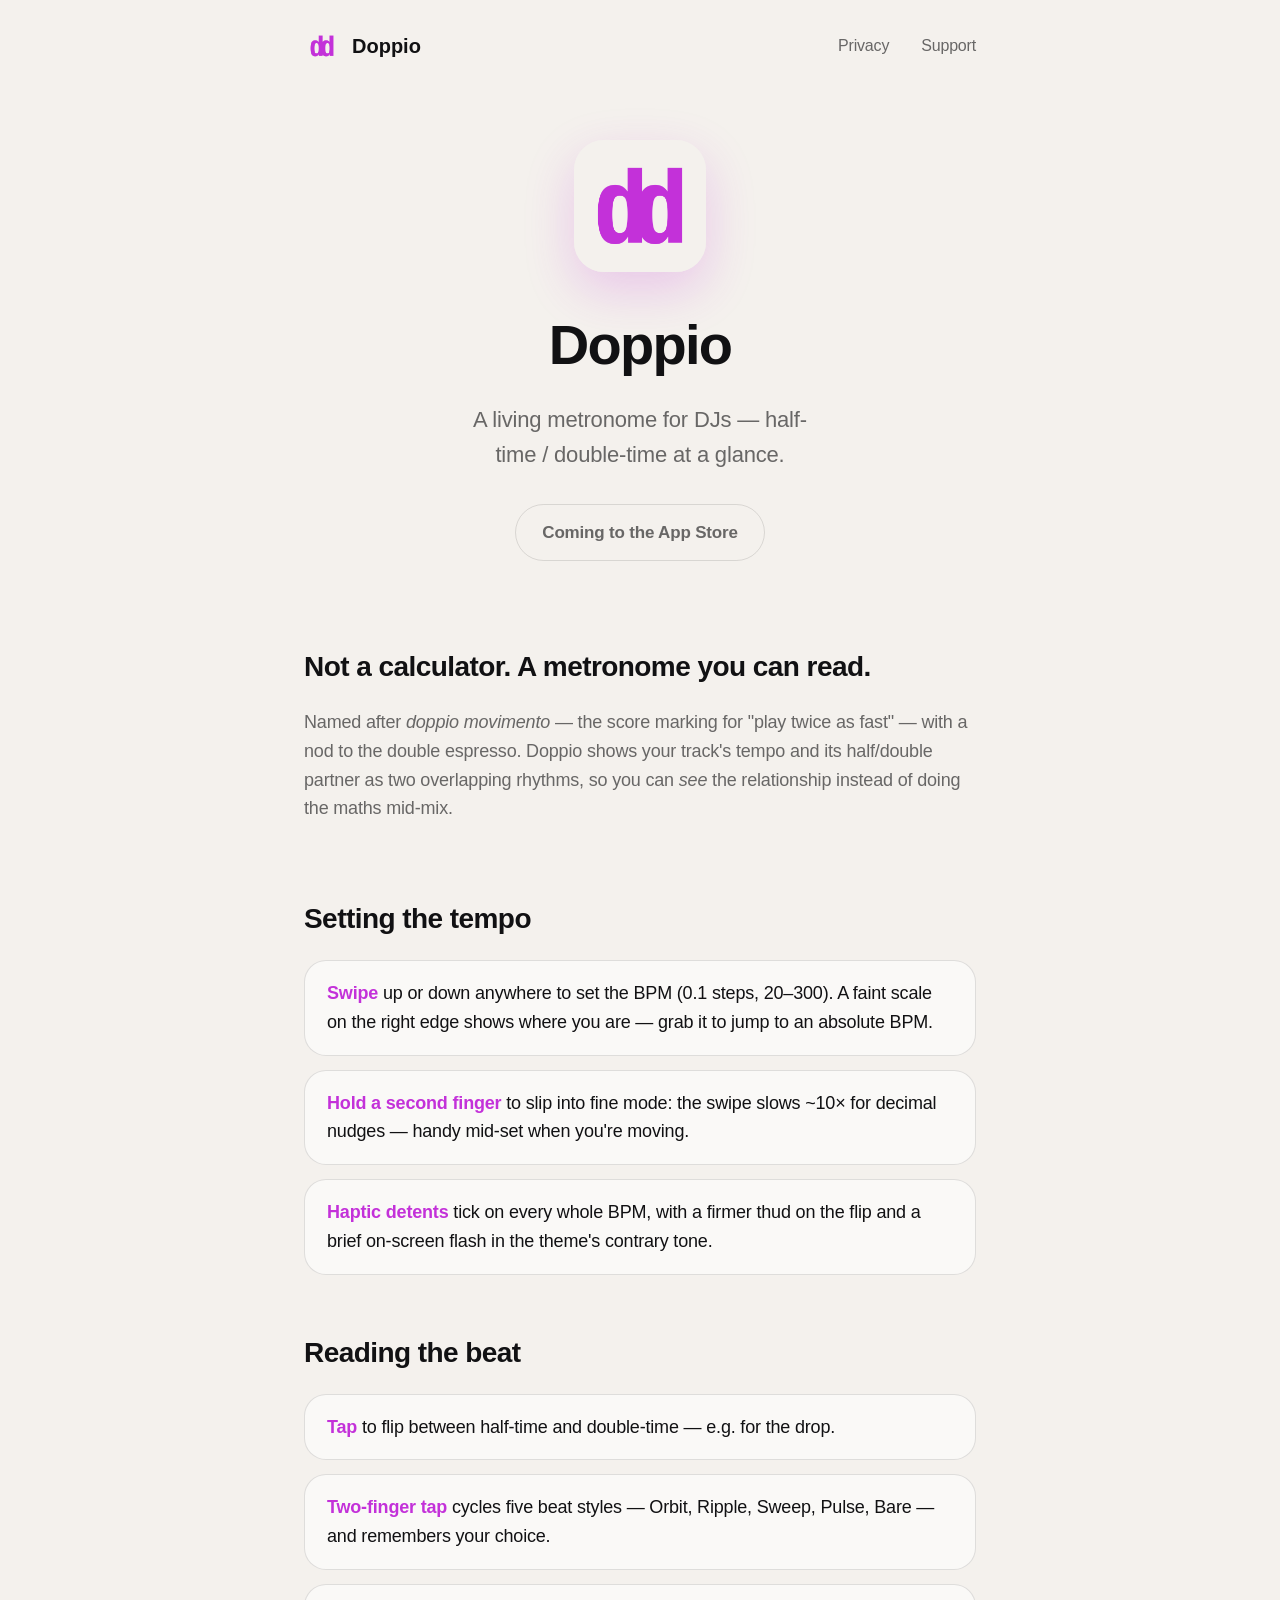
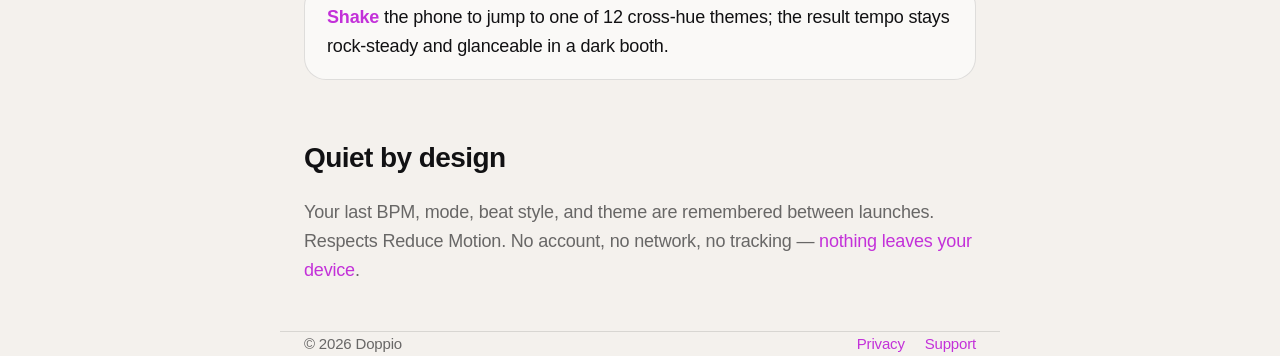
<file: docs/index.html>
<!DOCTYPE html>
<html lang="en">
<head>
  <meta charset="UTF-8">
  <meta name="viewport" content="width=device-width, initial-scale=1">
  <title>Doppio — a living metronome for DJs</title>
  <meta name="description" content="A minimalist iOS BPM half-time / double-time tool for DJs. A living metronome, not a calculator.">
  <link rel="icon" type="image/png" href="assets/favicon.png">
  <link rel="stylesheet" href="styles.css">
  <meta property="og:title" content="Doppio">
  <meta property="og:description" content="A living metronome for DJs — half-time / double-time at a glance.">
  <meta property="og:image" content="assets/icon.png">
</head>
<body>
  <header class="wrap">
    <nav class="nav">
      <img class="mark" src="assets/icon.png" alt="Doppio icon">
      <span class="name">Doppio</span>
      <span class="spacer"></span>
      <a href="privacy.html">Privacy</a>
      <a href="support.html">Support</a>
    </nav>
  </header>

  <main class="wrap">
    <section class="hero">
      <img class="icon" src="assets/icon.png" alt="Doppio app icon">
      <h1>Doppio</h1>
      <p class="tagline">A living metronome for DJs — half-time / double-time at a glance.</p>
      <a class="badge soon" href="#">Coming to the App Store</a>
    </section>

    <section>
      <h2>Not a calculator. A metronome you can read.</h2>
      <p style="color:var(--ink-soft)">
        Named after <em>doppio movimento</em> — the score marking for "play twice as fast" —
        with a nod to the double espresso. Doppio shows your track's tempo and its
        half/double partner as two overlapping rhythms, so you can <em>see</em> the
        relationship instead of doing the maths mid-mix.
      </p>
    </section>

    <section>
      <h2>Setting the tempo</h2>
      <ul class="features">
        <li><b>Swipe</b> up or down anywhere to set the BPM (0.1 steps, 20–300). A faint scale on the right edge shows where you are — grab it to jump to an absolute BPM.</li>
        <li><b>Hold a second finger</b> to slip into fine mode: the swipe slows ~10× for decimal nudges — handy mid-set when you're moving.</li>
        <li><b>Haptic detents</b> tick on every whole BPM, with a firmer thud on the flip and a brief on-screen flash in the theme's contrary tone.</li>
      </ul>
    </section>

    <section>
      <h2>Reading the beat</h2>
      <ul class="features">
        <li><b>Tap</b> to flip between half-time and double-time — e.g. for the drop.</li>
        <li><b>Two-finger tap</b> cycles five beat styles — Orbit, Ripple, Sweep, Pulse, Bare — and remembers your choice.</li>
        <li><b>Shake</b> the phone to jump to one of 12 cross-hue themes; the result tempo stays rock-steady and glanceable in a dark booth.</li>
      </ul>
    </section>

    <section>
      <h2>Quiet by design</h2>
      <p style="color:var(--ink-soft)">
        Your last BPM, mode, beat style, and theme are remembered between launches.
        Respects Reduce Motion. No account, no network, no tracking —
        <a href="privacy.html">nothing leaves your device</a>.
      </p>
    </section>
  </main>

  <footer class="wrap">
    <span>© 2026 Doppio</span>
    <span class="spacer"></span>
    <a href="privacy.html">Privacy</a>
    <a href="support.html">Support</a>
  </footer>
</body>
</html>
</file>
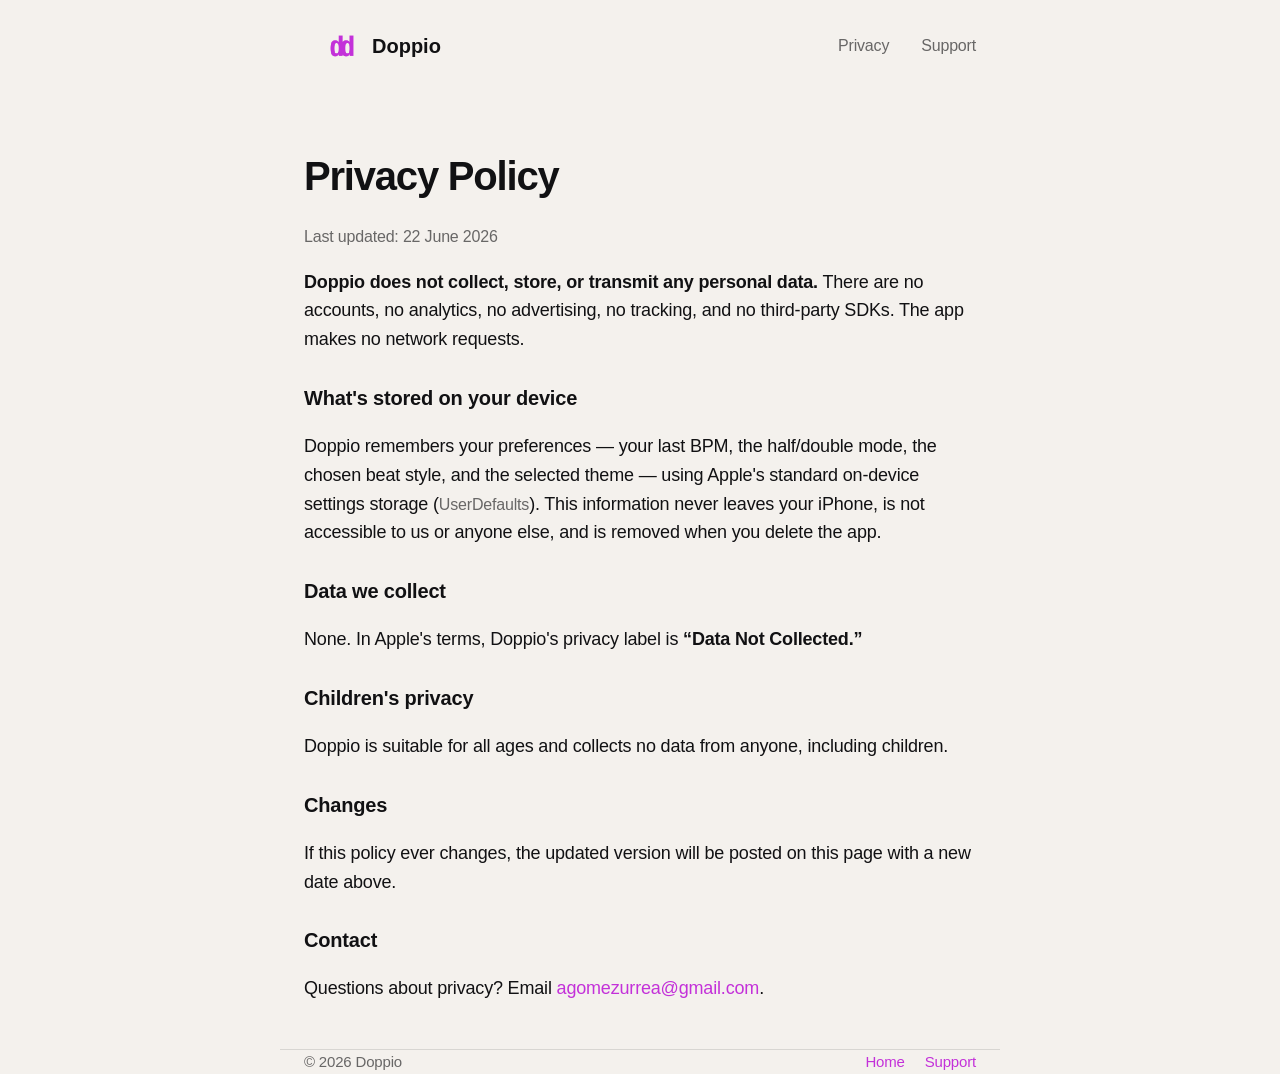
<file: docs/privacy.html>
<!DOCTYPE html>
<html lang="en">
<head>
  <meta charset="UTF-8">
  <meta name="viewport" content="width=device-width, initial-scale=1">
  <title>Privacy Policy — Doppio</title>
  <meta name="description" content="Doppio collects no data. Everything stays on your device.">
  <link rel="icon" type="image/png" href="assets/favicon.png">
  <link rel="stylesheet" href="styles.css">
</head>
<body>
  <header class="wrap">
    <nav class="nav">
      <a href="index.html" style="display:flex;align-items:center;gap:12px;color:var(--ink)">
        <img class="mark" src="assets/icon.png" alt="Doppio icon">
        <span class="name">Doppio</span>
      </a>
      <span class="spacer"></span>
      <a href="privacy.html">Privacy</a>
      <a href="support.html">Support</a>
    </nav>
  </header>

  <main class="wrap prose">
    <section>
      <h1 style="font-size:40px;letter-spacing:-0.03em;margin:24px 0 4px;">Privacy Policy</h1>
      <p class="muted">Last updated: 22 June 2026</p>

      <p>
        <b>Doppio does not collect, store, or transmit any personal data.</b>
        There are no accounts, no analytics, no advertising, no tracking, and no
        third-party SDKs. The app makes no network requests.
      </p>

      <h3>What's stored on your device</h3>
      <p>
        Doppio remembers your preferences — your last BPM, the half/double mode, the
        chosen beat style, and the selected theme — using Apple's standard on-device
        settings storage (<span class="muted">UserDefaults</span>). This information
        never leaves your iPhone, is not accessible to us or anyone else, and is removed
        when you delete the app.
      </p>

      <h3>Data we collect</h3>
      <p>None. In Apple's terms, Doppio's privacy label is <b>“Data Not Collected.”</b></p>

      <h3>Children's privacy</h3>
      <p>
        Doppio is suitable for all ages and collects no data from anyone, including children.
      </p>

      <h3>Changes</h3>
      <p>
        If this policy ever changes, the updated version will be posted on this page with a
        new date above.
      </p>

      <h3>Contact</h3>
      <p>
        Questions about privacy? Email
        <a href="mailto:agomezurrea@gmail.com">agomezurrea@gmail.com</a>.
      </p>
    </section>
  </main>

  <footer class="wrap">
    <span>© 2026 Doppio</span>
    <span class="spacer"></span>
    <a href="index.html">Home</a>
    <a href="support.html">Support</a>
  </footer>
</body>
</html>
</file>
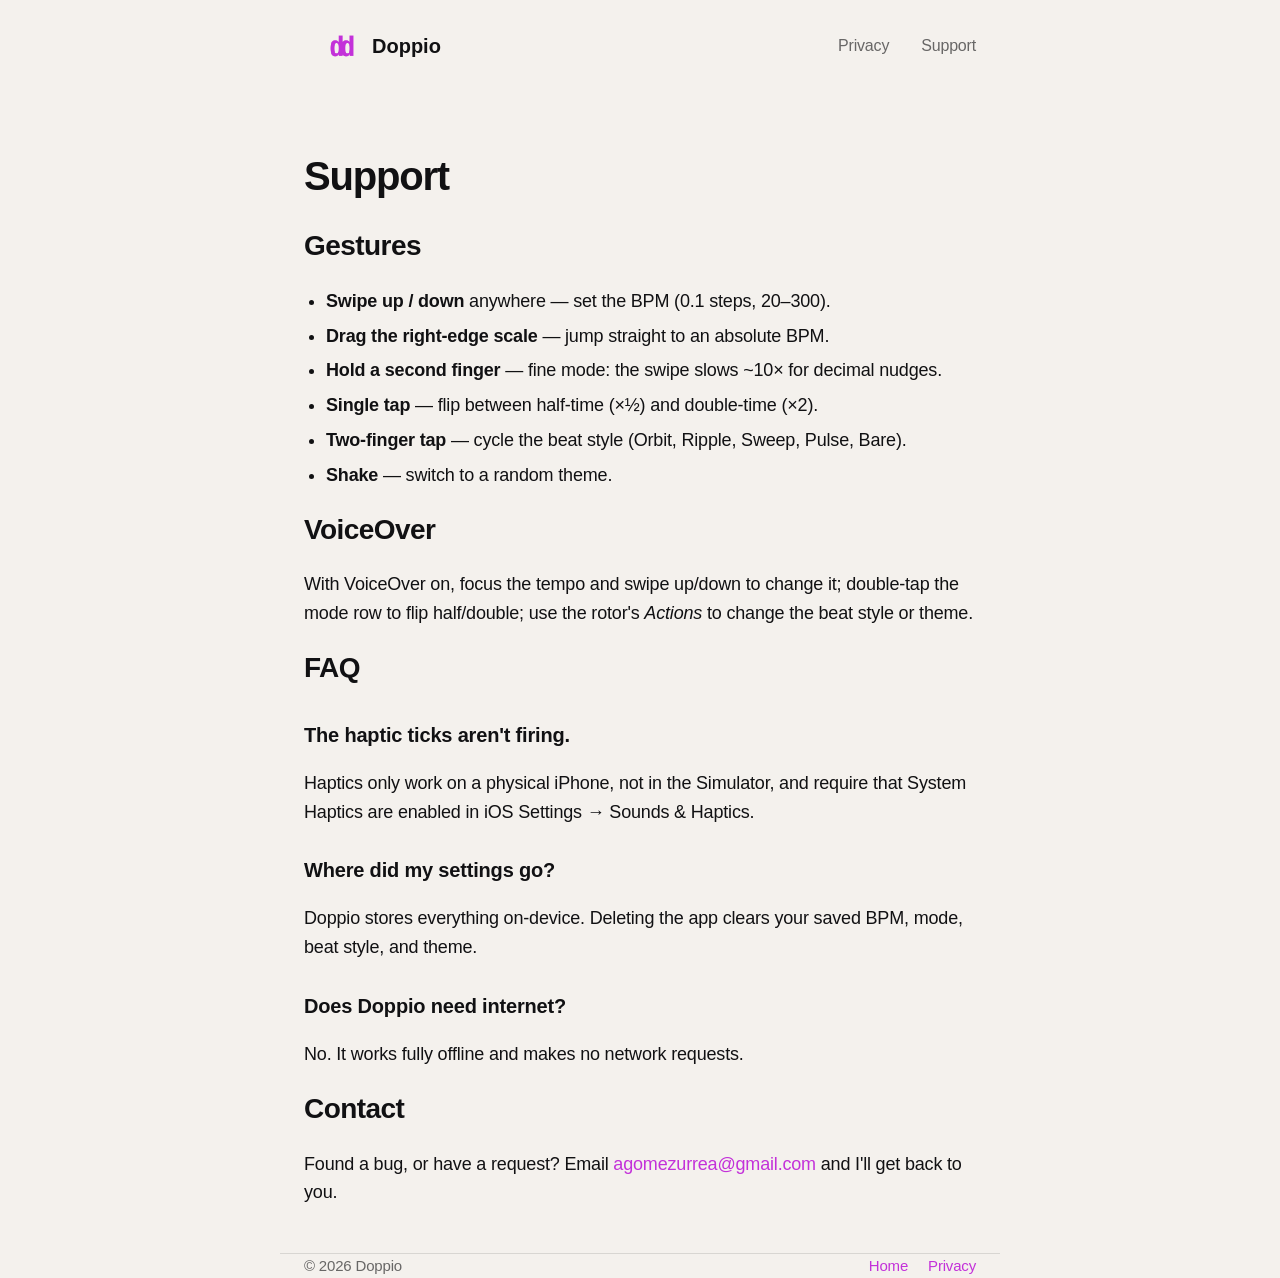
<file: docs/support.html>
<!DOCTYPE html>
<html lang="en">
<head>
  <meta charset="UTF-8">
  <meta name="viewport" content="width=device-width, initial-scale=1">
  <title>Support — Doppio</title>
  <meta name="description" content="How to use Doppio, plus how to get in touch.">
  <link rel="icon" type="image/png" href="assets/favicon.png">
  <link rel="stylesheet" href="styles.css">
</head>
<body>
  <header class="wrap">
    <nav class="nav">
      <a href="index.html" style="display:flex;align-items:center;gap:12px;color:var(--ink)">
        <img class="mark" src="assets/icon.png" alt="Doppio icon">
        <span class="name">Doppio</span>
      </a>
      <span class="spacer"></span>
      <a href="privacy.html">Privacy</a>
      <a href="support.html">Support</a>
    </nav>
  </header>

  <main class="wrap prose">
    <section>
      <h1 style="font-size:40px;letter-spacing:-0.03em;margin:24px 0 16px;">Support</h1>

      <h2>Gestures</h2>
      <ul>
        <li><b>Swipe up / down</b> anywhere — set the BPM (0.1 steps, 20–300).</li>
        <li><b>Drag the right-edge scale</b> — jump straight to an absolute BPM.</li>
        <li><b>Hold a second finger</b> — fine mode: the swipe slows ~10× for decimal nudges.</li>
        <li><b>Single tap</b> — flip between half-time (×½) and double-time (×2).</li>
        <li><b>Two-finger tap</b> — cycle the beat style (Orbit, Ripple, Sweep, Pulse, Bare).</li>
        <li><b>Shake</b> — switch to a random theme.</li>
      </ul>

      <h2>VoiceOver</h2>
      <p>
        With VoiceOver on, focus the tempo and swipe up/down to change it; double-tap the
        mode row to flip half/double; use the rotor's <em>Actions</em> to change the beat
        style or theme.
      </p>

      <h2>FAQ</h2>
      <h3>The haptic ticks aren't firing.</h3>
      <p>Haptics only work on a physical iPhone, not in the Simulator, and require that
        System Haptics are enabled in iOS Settings → Sounds &amp; Haptics.</p>

      <h3>Where did my settings go?</h3>
      <p>Doppio stores everything on-device. Deleting the app clears your saved BPM,
        mode, beat style, and theme.</p>

      <h3>Does Doppio need internet?</h3>
      <p>No. It works fully offline and makes no network requests.</p>

      <h2>Contact</h2>
      <p>
        Found a bug, or have a request? Email
        <a href="mailto:agomezurrea@gmail.com">agomezurrea@gmail.com</a> and I'll get back to you.
      </p>
    </section>
  </main>

  <footer class="wrap">
    <span>© 2026 Doppio</span>
    <span class="spacer"></span>
    <a href="index.html">Home</a>
    <a href="privacy.html">Privacy</a>
  </footer>
</body>
</html>
</file>
<file: docs/styles.css>
/* Doppio — site styles. Brand sampled from the app icon:
   magenta #C331D9, cream #F4F1ED, near-black #111113. */

:root {
  --accent: #C331D9;
  --bg: #F4F1ED;
  --ink: #111113;
  --ink-soft: rgba(17, 17, 19, 0.62);
  --hairline: rgba(17, 17, 19, 0.12);
  --card: rgba(255, 255, 255, 0.55);
  --radius: 22px;
  --font: ui-rounded, "SF Pro Rounded", -apple-system, BlinkMacSystemFont,
          "Segoe UI", Roboto, Helvetica, Arial, sans-serif;
}

@media (prefers-color-scheme: dark) {
  :root {
    --bg: #111113;
    --ink: #F4F1ED;
    --ink-soft: rgba(244, 241, 237, 0.62);
    --hairline: rgba(244, 241, 237, 0.14);
    --card: rgba(255, 255, 255, 0.05);
  }
}

* { box-sizing: border-box; }

html { -webkit-text-size-adjust: 100%; }

body {
  margin: 0;
  font-family: var(--font);
  background: var(--bg);
  color: var(--ink);
  line-height: 1.6;
  font-size: 18px;
  letter-spacing: -0.01em;
  -webkit-font-smoothing: antialiased;
}

.wrap {
  max-width: 720px;
  margin: 0 auto;
  padding: 0 24px;
}

a { color: var(--accent); text-decoration: none; }
a:hover { text-decoration: underline; }

/* ---- Header / nav ---- */
.nav {
  display: flex;
  align-items: center;
  gap: 12px;
  padding: 28px 0;
}
.nav .mark { width: 36px; height: 36px; border-radius: 9px; display: block; }
.nav .name { font-weight: 700; font-size: 20px; letter-spacing: 0; }
.nav .spacer { flex: 1; }
.nav a { color: var(--ink-soft); font-size: 16px; font-weight: 500; margin-left: 20px; }
.nav a:hover { color: var(--accent); text-decoration: none; }

/* ---- Hero ---- */
.hero { text-align: center; padding: 48px 0 56px; }
.hero .icon {
  width: 132px; height: 132px; border-radius: 30px; display: block; margin: 0 auto 28px;
  box-shadow: 0 18px 50px rgba(195, 49, 217, 0.22);
}
.hero h1 { font-size: 56px; margin: 0 0 12px; letter-spacing: -0.03em; }
.hero .tagline { font-size: 22px; color: var(--ink-soft); margin: 0 auto; max-width: 30ch; }

.badge {
  display: inline-block; margin-top: 32px; padding: 14px 26px;
  border-radius: 999px; background: var(--accent); color: #fff;
  font-weight: 600; font-size: 17px;
}
.badge.soon { background: transparent; color: var(--ink-soft); border: 1px solid var(--hairline); }
.badge:hover { text-decoration: none; }

/* ---- Sections ---- */
section { padding: 28px 0; }
h2 { font-size: 28px; letter-spacing: -0.02em; margin: 0 0 18px; }
h3 { font-size: 20px; margin: 28px 0 6px; }

.features { list-style: none; padding: 0; margin: 0; display: grid; gap: 14px; }
.features li {
  background: var(--card); border: 1px solid var(--hairline);
  border-radius: var(--radius); padding: 18px 22px;
}
.features li b { color: var(--accent); }

/* ---- Legal / prose ---- */
.prose p, .prose li { color: var(--ink); }
.prose .muted { color: var(--ink-soft); font-size: 16px; }
.prose ul { padding-left: 22px; }
.prose li { margin: 6px 0; }

/* ---- Footer ---- */
footer {
  border-top: 1px solid var(--hairline);
  margin-top: 48px; padding: 32px 0 56px;
  color: var(--ink-soft); font-size: 15px;
  display: flex; flex-wrap: wrap; gap: 8px 20px; align-items: center;
}
footer .spacer { flex: 1; }

@media (max-width: 520px) {
  .hero h1 { font-size: 44px; }
  .hero .tagline { font-size: 19px; }
  body { font-size: 17px; }
}
</file>
